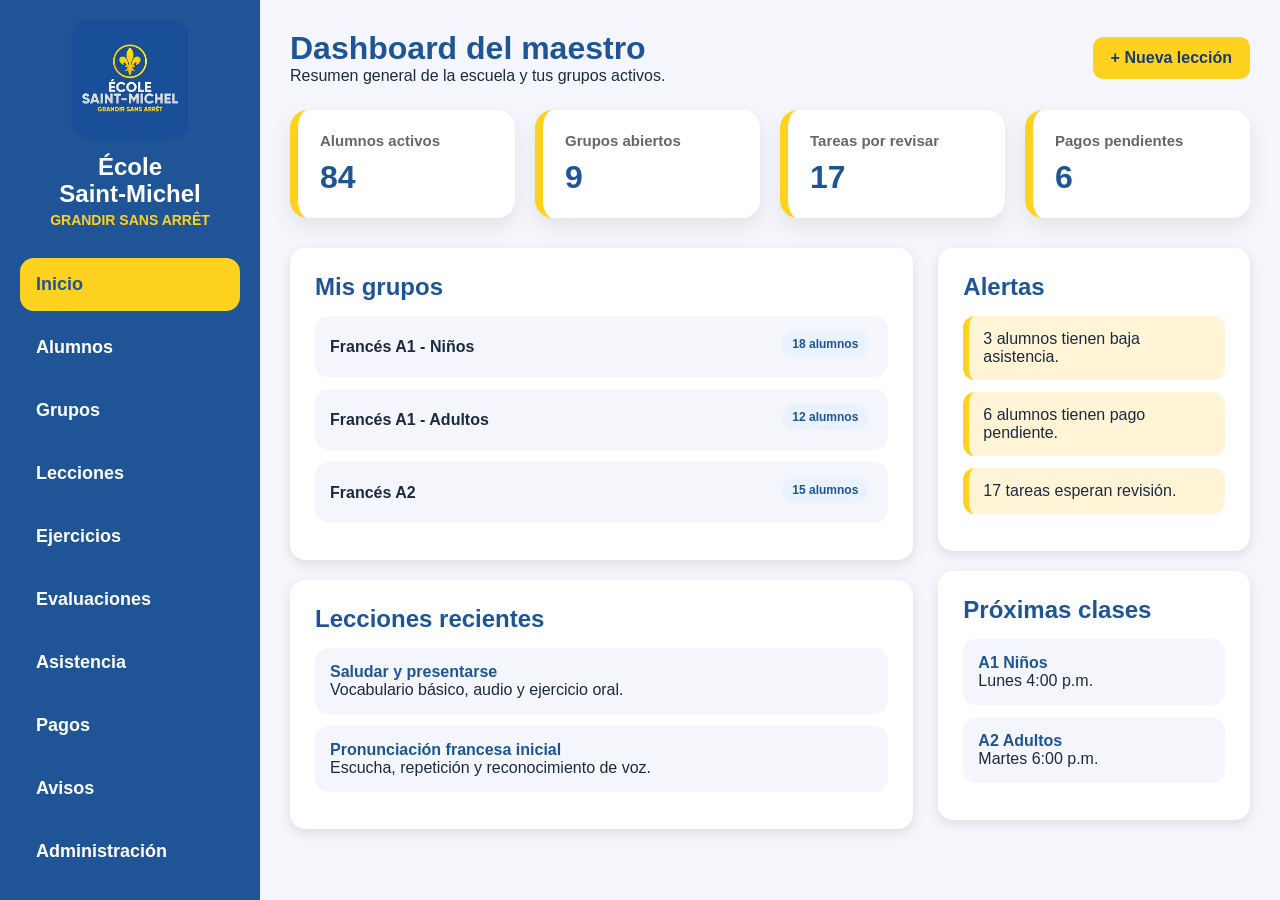
<file: index.html>
<!DOCTYPE html><html lang="es"><head><meta charset="UTF-8"><meta name="viewport" content="width=device-width, initial-scale=1.0"><title>École Saint-Michel | Dashboard</title><link rel="stylesheet" href="css/base.css"><link rel="stylesheet" href="css/layout.css"><link rel="stylesheet" href="css/dashboard.css"></head><body class="app-layout"><aside class="sidebar"><img src="assets/img/logo.png" alt="École Saint-Michel"><h2>École<br>Saint-Michel</h2><p class="slogan">GRANDIR SANS ARRÊT</p><nav class="menu"><a href="index.html" class="active">Inicio</a><a href="alumnos.html">Alumnos</a><a href="#">Grupos</a><a href="lecciones.html">Lecciones</a><a href="#">Ejercicios</a><a href="#">Evaluaciones</a><a href="#">Asistencia</a><a href="#">Pagos</a><a href="#">Avisos</a><a href="#">Administración</a></nav></aside><main class="main"><div class="top"><div><h1>Dashboard del maestro</h1><p>Resumen general de la escuela y tus grupos activos.</p></div><a class="btn" href="lecciones.html">+ Nueva lección</a></div><section class="cards"><div class="card"><h3>Alumnos activos</h3><p>84</p></div><div class="card"><h3>Grupos abiertos</h3><p>9</p></div><div class="card"><h3>Tareas por revisar</h3><p>17</p></div><div class="card"><h3>Pagos pendientes</h3><p>6</p></div></section><section class="section-grid"><div><div class="panel"><h2>Mis grupos</h2><div class="group"><span>Francés A1 - Niños</span><div class="tag">18 alumnos</div></div><div class="group"><span>Francés A1 - Adultos</span><div class="tag">12 alumnos</div></div><div class="group"><span>Francés A2</span><div class="tag">15 alumnos</div></div></div><div class="panel"><h2>Lecciones recientes</h2><div class="lesson"><b>Saludar y presentarse</b><p>Vocabulario básico, audio y ejercicio oral.</p></div><div class="lesson"><b>Pronunciación francesa inicial</b><p>Escucha, repetición y reconocimiento de voz.</p></div></div></div><div><div class="panel"><h2>Alertas</h2><div class="warning">3 alumnos tienen baja asistencia.</div><div class="warning">6 alumnos tienen pago pendiente.</div><div class="warning">17 tareas esperan revisión.</div></div><div class="panel"><h2>Próximas clases</h2><div class="lesson"><b>A1 Niños</b><p>Lunes 4:00 p.m.</p></div><div class="lesson"><b>A2 Adultos</b><p>Martes 6:00 p.m.</p></div></div></div></section></main></body></html>
</file>
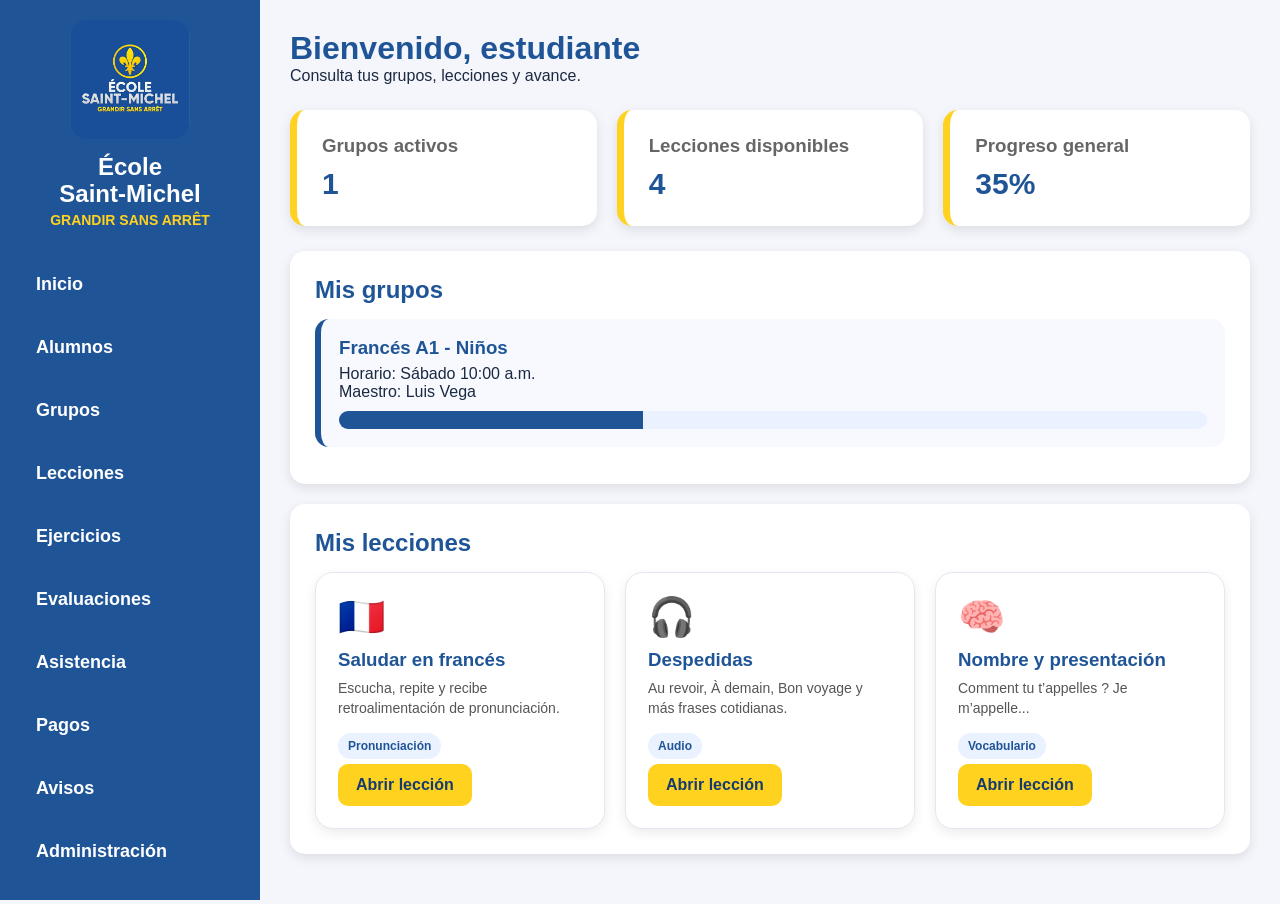
<file: estudiante.html>
<!DOCTYPE html><html lang="es"><head><meta charset="UTF-8"><meta name="viewport" content="width=device-width, initial-scale=1.0"><title>École Saint-Michel | Estudiante</title><link rel="stylesheet" href="css/base.css"><link rel="stylesheet" href="css/layout.css"><link rel="stylesheet" href="css/estudiante.css"></head><body class="app-layout"><aside class="sidebar"><img src="assets/img/logo.png" alt="École Saint-Michel"><h2>École<br>Saint-Michel</h2><p class="slogan">GRANDIR SANS ARRÊT</p><nav class="menu"><a href="index.html">Inicio</a><a href="alumnos.html">Alumnos</a><a href="#">Grupos</a><a href="lecciones.html">Lecciones</a><a href="#">Ejercicios</a><a href="#">Evaluaciones</a><a href="#">Asistencia</a><a href="#">Pagos</a><a href="#">Avisos</a><a href="#">Administración</a></nav></aside><main class="main"><div class="top"><div><h1>Bienvenido, estudiante</h1><p>Consulta tus grupos, lecciones y avance.</p></div></div><div class="cards"><div class="card"><h3>Grupos activos</h3><p>1</p></div><div class="card"><h3>Lecciones disponibles</h3><p>4</p></div><div class="card"><h3>Progreso general</h3><p>35%</p></div></div><div class="panel" id="misgrupos"><h2>Mis grupos</h2><div class="grupo"><h3>Francés A1 - Niños</h3><p>Horario: Sábado 10:00 a.m.</p><p>Maestro: Luis Vega</p><div class="progress-box"><div class="progress"></div></div></div></div><div class="panel" id="mislecciones"><h2>Mis lecciones</h2><div class="lecciones"><div class="lesson-card"><div class="lesson-icon">🇫🇷</div><h3>Saludar en francés</h3><p>Escucha, repite y recibe retroalimentación de pronunciación.</p><span class="tag">Pronunciación</span><br><a class="btn" href="voz-frances.html">Abrir lección</a></div><div class="lesson-card"><div class="lesson-icon">🎧</div><h3>Despedidas</h3><p>Au revoir, À demain, Bon voyage y más frases cotidianas.</p><span class="tag">Audio</span><br><a class="btn" href="#">Abrir lección</a></div><div class="lesson-card"><div class="lesson-icon">🧠</div><h3>Nombre y presentación</h3><p>Comment tu t’appelles ? Je m’appelle...</p><span class="tag">Vocabulario</span><br><a class="btn" href="#">Abrir lección</a></div></div></div></main></body></html>
</file>
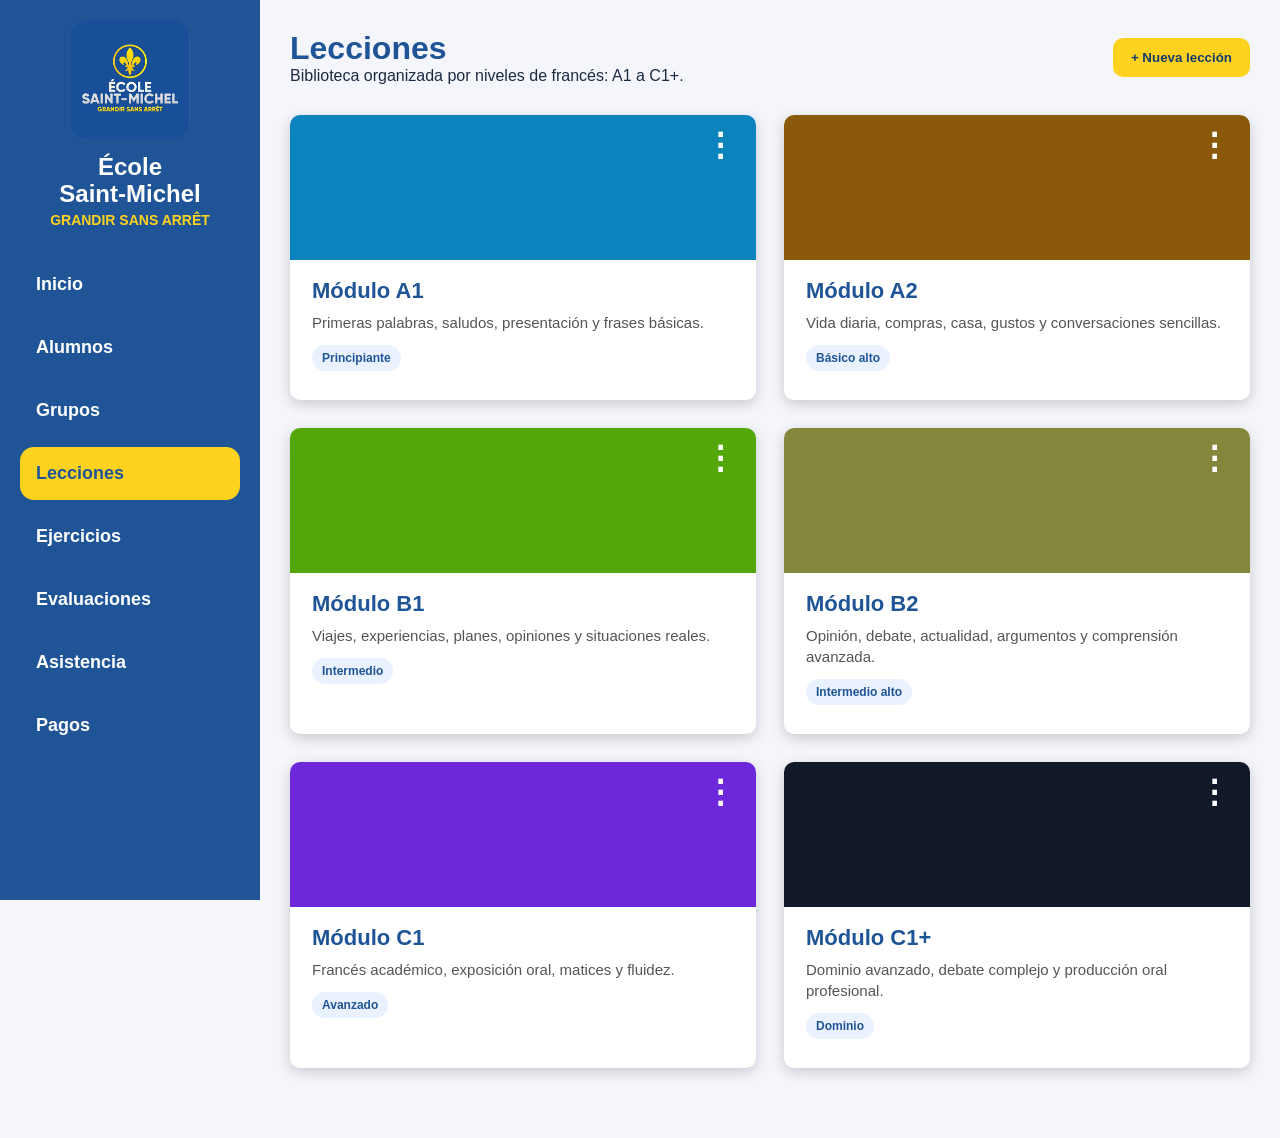
<file: lecciones.html>
<!DOCTYPE html>
<html lang="es">

<head>
    <meta charset="UTF-8">
    <meta name="viewport"
          content="width=device-width, initial-scale=1.0">

    <title>École Saint-Michel | Lecciones</title>

    <link rel="stylesheet" href="css/base.css">
    <link rel="stylesheet" href="css/layout.css">
    <link rel="stylesheet" href="css/lecciones.css">
</head>

<body class="app-layout">

    <aside class="sidebar">

    <img src="assets/img/logo.png"
         alt="École Saint-Michel">

    <h2>
        École<br>
        Saint-Michel
    </h2>

    <p class="slogan">
        GRANDIR SANS ARRÊT
    </p>

    <nav class="menu">

        <a href="index.html">
           Inicio
        </a>

        <a href="alumnos.html">
            Alumnos
        </a>

        <a href="#">
            Grupos
        </a>

       <a href="lecciones.html"
   class="active">
    Lecciones
</a>

        <a href="#">
            Ejercicios
        </a>

        <a href="#">
            Evaluaciones
        </a>

        <a href="#">
            Asistencia
        </a>

        <a href="#">
            Pagos
        </a>

    </nav>

</aside>

        <main class="main">

  <div class="top">
    <div>
      <h1>Lecciones</h1>
      <p>Biblioteca organizada por niveles de francés: A1 a C1+.</p>
    </div>

    <button class="btn" onclick="mostrarFormulario()">+ Nueva lección</button>
  </div>
<section id="nivelesVista" class="modulos-niveles">
    <div class="module-card modulo-a1" onclick="mostrarNivel('A1')">
        <div class="module-cover"></div>
        <div class="module-body">
            <h3>Módulo A1</h3>
            <p>Primeras palabras, saludos, presentación y frases básicas.</p>
            <span class="tag">Principiante</span>
        </div>
    </div>

    <div class="module-card modulo-a2" onclick="mostrarNivel('A2')">
        <div class="module-cover"></div>
        <div class="module-body">
            <h3>Módulo A2</h3>
            <p>Vida diaria, compras, casa, gustos y conversaciones sencillas.</p>
            <span class="tag">Básico alto</span>
        </div>
    </div>

    <div class="module-card modulo-b1" onclick="mostrarNivel('B1')">
        <div class="module-cover"></div>
        <div class="module-body">
            <h3>Módulo B1</h3>
            <p>Viajes, experiencias, planes, opiniones y situaciones reales.</p>
            <span class="tag">Intermedio</span>
        </div>
    </div>

    <div class="module-card modulo-b2" onclick="mostrarNivel('B2')">
        <div class="module-cover"></div>
        <div class="module-body">
            <h3>Módulo B2</h3>
            <p>Opinión, debate, actualidad, argumentos y comprensión avanzada.</p>
            <span class="tag">Intermedio alto</span>
        </div>
    </div>

    <div class="module-card modulo-c1" onclick="mostrarNivel('C1')">
        <div class="module-cover"></div>
        <div class="module-body">
            <h3>Módulo C1</h3>
            <p>Francés académico, exposición oral, matices y fluidez.</p>
            <span class="tag">Avanzado</span>
        </div>
    </div>

    <div class="module-card modulo-c1plus" onclick="mostrarNivel('C1PLUS')">
        <div class="module-cover"></div>
        <div class="module-body">
            <h3>Módulo C1+</h3>
            <p>Dominio avanzado, debate complejo y producción oral profesional.</p>
            <span class="tag">Dominio</span>
        </div>
    </div>

</section>
<section id="A1" class="nivel">

    <h2>🇫🇷 Nivel A1 · Pronunciación inicial</h2>

    <div class="grid" id="listaA1">

        <div class="lesson-card">
            <div class="lesson-icon">👋</div>

            <h3>1. Saludar</h3>

            <p>
                Bonjour, Bonsoir, Bonne nuit, Salut,
                Comment ça va ?
            </p>

            <div class="tags">
                <span class="tag">A1</span>
                <span class="tag">Pista 1</span>
                <span class="tag">Pronunciación</span>
            </div>

            <div class="acciones">
                <a class="ver"
                   href="voz-frances.html?lesson=saludar">
                    Abrir lección
                </a>
            </div>
        </div>


        <div class="lesson-card">
            <div class="lesson-icon">🚪</div>

            <h3>2. Despedirse</h3>

            <p>
                Au revoir, À tout à l’heure, À demain,
                Bon voyage, Bonne nuit.
            </p>

            <div class="tags">
                <span class="tag">A1</span>
                <span class="tag">Pista 2</span>
                <span class="tag">Audio</span>
            </div>

            <div class="acciones">
                <a class="ver"
                   href="voz-frances.html?lesson=despedirse">
                    Abrir lección
                </a>
            </div>
        </div>


        <div class="lesson-card">
            <div class="lesson-icon">🪪</div>

            <h3>3. Nombre</h3>

            <p>
                Comment tu t’appelles ?
                Je m’appelle...
                Et toi ?
            </p>

            <div class="tags">
                <span class="tag">A1</span>
                <span class="tag">Pista 3</span>
                <span class="tag">Producción oral</span>
            </div>

            <div class="acciones">
                <a class="ver"
                   href="voz-frances.html?lesson=nombre">
                    Abrir lección
                </a>
            </div>
        </div>


        <div class="lesson-card">
            <div class="lesson-icon">🌎</div>

            <h3>4. Procedencia</h3>

            <p>
                Je suis de...
                J’habite à...
                D’où es-tu ?
            </p>

            <div class="tags">
                <span class="tag">A1</span>
                <span class="tag">Pista 4</span>
                <span class="tag">Frases personales</span>
            </div>

            <div class="acciones">
                <a class="ver"
                   href="voz-frances.html?lesson=procedencia">
                    Abrir lección
                </a>
            </div>
        </div>


        <div class="lesson-card">
            <div class="lesson-icon">🤝</div>

            <h3>5. Presentaciones</h3>

            <p>
                Voici Maria.
                Je vous présente...
                Bonjour.
                Enchanté.
            </p>

            <div class="tags">
                <span class="tag">A1</span>
                <span class="tag">Pista 8</span>
                <span class="tag">Diálogo</span>
            </div>

            <div class="acciones">
                <a class="ver"
                   href="voz-frances.html?lesson=presentaciones">
                    Abrir lección
                </a>
            </div>
        </div>

    </div>

</section>

  <section id="A2" class="nivel">
    <h2>🇫🇷 Nivel A2 · Básico alto</h2>

    <div class="grid" id="listaA2">

      <div class="lesson-card">
        <div class="lesson-icon">🏠</div>
        <h3>Mi casa</h3>
        <p>Describir habitaciones, objetos y ubicación.</p>
        <div class="tags">
          <span class="tag">A2</span>
          <span class="tag">Descripción</span>
        </div>
        <div class="acciones">
          <a class="ver" href="#">Abrir lección</a>
          <button class="editar">Editar</button>
          <button class="eliminar" onclick="eliminarLeccion(this)">Eliminar</button>
        </div>
      </div>

      <div class="lesson-card">
        <div class="lesson-icon">🛒</div>
        <h3>De compras</h3>
        <p>Preguntar precios, pedir productos y pagar.</p>
        <div class="tags">
          <span class="tag">A2</span>
          <span class="tag">Situación real</span>
        </div>
        <div class="acciones">
          <a class="ver" href="#">Abrir lección</a>
          <button class="editar">Editar</button>
          <button class="eliminar" onclick="eliminarLeccion(this)">Eliminar</button>
        </div>
      </div>

    </div>
  </section>

  <section id="B1" class="nivel">
    <h2>🇫🇷 Nivel B1 · Intermedio</h2>

    <div class="grid" id="listaB1">
<div class="lesson-card">
    <div class="lesson-icon">🗣️</div>

    <h3>Prueba oral B1</h3>

    <p>
        Oraciones largas para evaluar fluidez, ritmo, entonación
        y pronunciación en alumnos avanzados.
    </p>

    <div class="tags">
        <span class="tag">B1</span>
        <span class="tag">Prueba oral</span>
        <span class="tag">Frases largas</span>
    </div>

    <div class="acciones">
        <a class="ver"
           href="voz-frances.html?lesson=pruebaB1">
            Abrir prueba
        </a>
    </div>
</div>
      <div class="lesson-card">
        <div class="lesson-icon">✈️</div>
        <h3>Viajes y transporte</h3>
        <p>Reservaciones, aeropuerto, tren y hotel.</p>
        <div class="tags">
          <span class="tag">B1</span>
          <span class="tag">Conversación</span>
        </div>
        <div class="acciones">
          <a class="ver" href="#">Abrir lección</a>
          <button class="editar">Editar</button>
          <button class="eliminar" onclick="eliminarLeccion(this)">Eliminar</button>
        </div>
      </div>

    </div>
  </section>

  <section id="B2" class="nivel">
    <h2>🇫🇷 Nivel B2 · Intermedio alto</h2>

    <div class="grid" id="listaB2">

      <div class="lesson-card">
        <div class="lesson-icon">📰</div>
        <h3>Opinión y actualidad</h3>
        <p>Expresar puntos de vista, valorar y debatir.</p>
        <div class="tags">
          <span class="tag">B2</span>
          <span class="tag">Opinión</span>
        </div>
        <div class="acciones">
          <a class="ver" href="#">Abrir lección</a>
          <button class="editar">Editar</button>
          <button class="eliminar" onclick="eliminarLeccion(this)">Eliminar</button>
        </div>
      </div>

    </div>
  </section>

  <section id="C1" class="nivel">
    <h2>🇫🇷 Nivel C1 · Avanzado</h2>

    <div class="grid" id="listaC1">

      <div class="lesson-card">
        <div class="lesson-icon">🎓</div>
        <h3>Francés académico</h3>
        <p>Exposiciones, argumentos y estructura discursiva.</p>
        <div class="tags">
          <span class="tag">C1</span>
          <span class="tag">Académico</span>
        </div>
        <div class="acciones">
          <a class="ver" href="#">Abrir lección</a>
          <button class="editar">Editar</button>
          <button class="eliminar" onclick="eliminarLeccion(this)">Eliminar</button>
        </div>
      </div>

    </div>
  </section>

  <section id="C1PLUS" class="nivel">
    <h2>🇫🇷 Nivel C1+ · Dominio avanzado</h2>

    <div class="grid" id="listaC1PLUS">

      <div class="lesson-card">
        <div class="lesson-icon">🧠</div>
        <h3>Debate avanzado</h3>
        <p>Argumentación compleja, matices y fluidez oral.</p>
        <div class="tags">
          <span class="tag">C1+</span>
          <span class="tag">Debate</span>
        </div>
        <div class="acciones">
          <a class="ver" href="#">Abrir lección</a>
          <button class="editar">Editar</button>
          <button class="eliminar" onclick="eliminarLeccion(this)">Eliminar</button>
        </div>
      </div>

    </div>
  </section>

</main>

<script src="js/lecciones.js"></script>

</body>
</html>
</file>
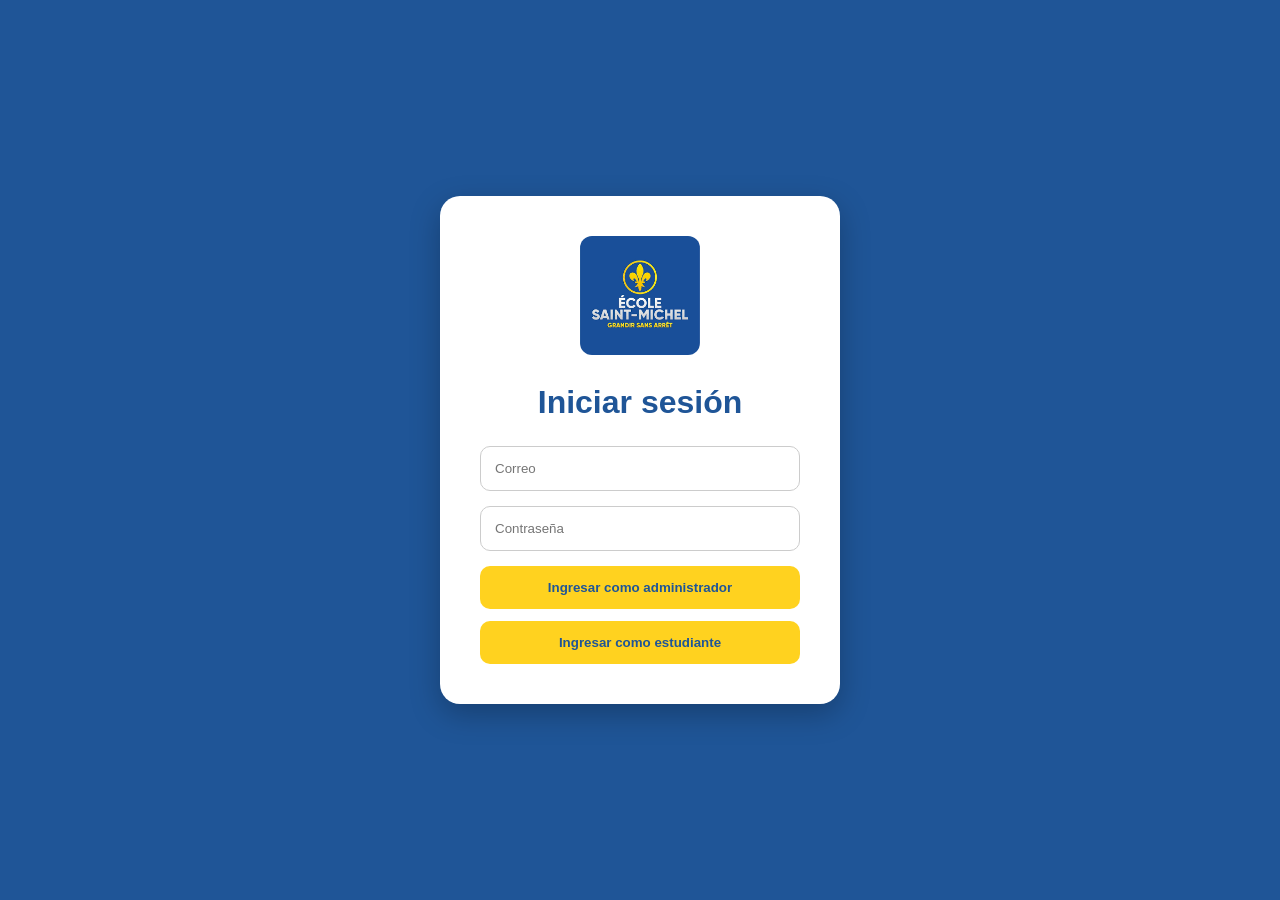
<file: login.html>
<!DOCTYPE html><html lang="es"><head><meta charset="UTF-8"><meta name="viewport" content="width=device-width, initial-scale=1.0"><title>École Saint-Michel | Login</title><link rel="stylesheet" href="css/base.css"><link rel="stylesheet" href="css/login.css"></head><body><div class="login-box"><div class="logo"><img src="assets/img/logo.png" alt="École Saint-Michel"></div><h1>Iniciar sesión</h1><input type="email" placeholder="Correo"><input type="password" placeholder="Contraseña"><button onclick="window.location='index.html'">Ingresar como administrador</button><button onclick="window.location='estudiante.html'">Ingresar como estudiante</button></div></body></html>
</file>
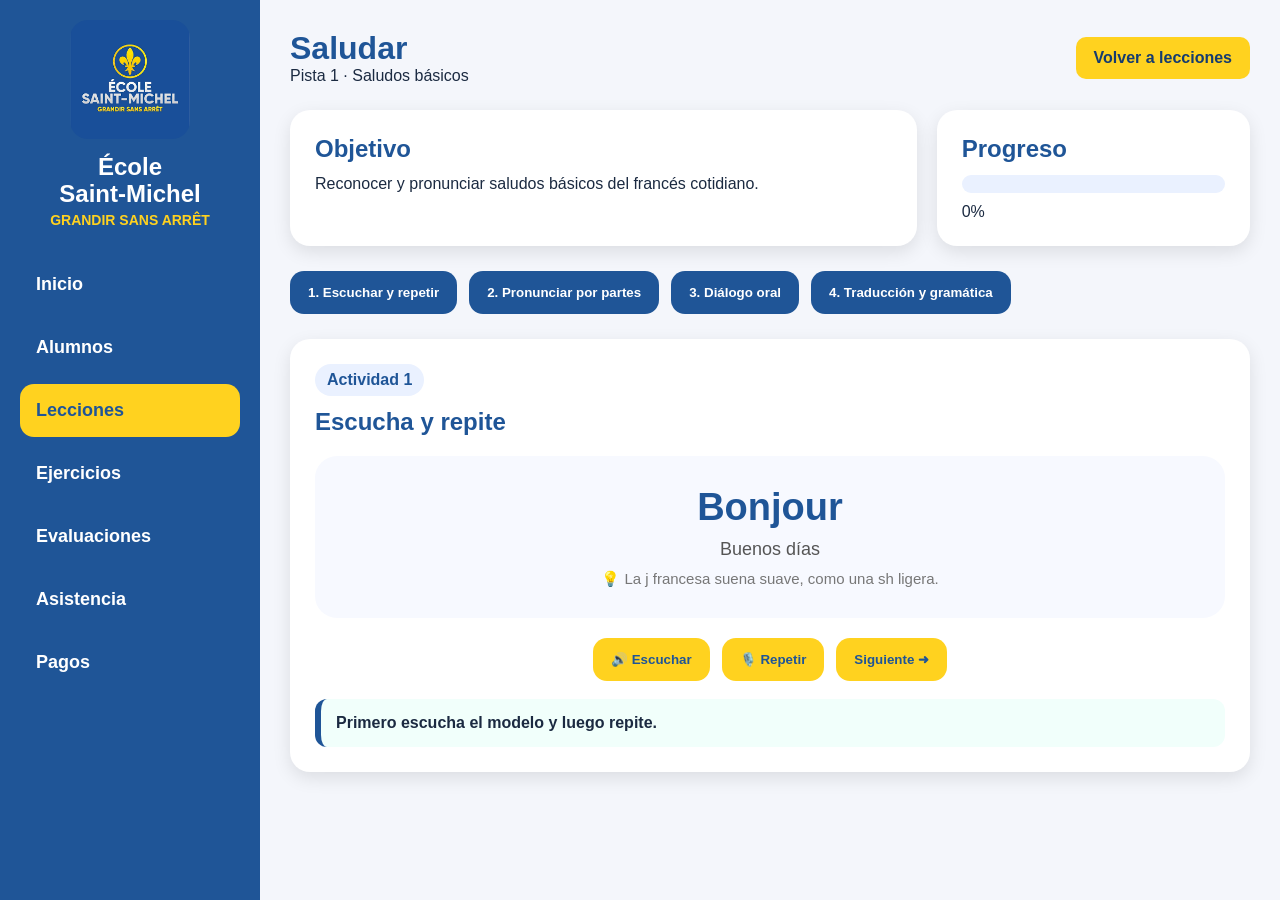
<file: voz-frances.html>
<!DOCTYPE html>
<html lang="es">

<head>
    <meta charset="UTF-8">

    <meta name="viewport"
          content="width=device-width, initial-scale=1.0">

    <title>École Saint-Michel | Pronunciación A1</title>

    <link rel="stylesheet" href="css/base.css">
    <link rel="stylesheet" href="css/layout.css">
    <link rel="stylesheet" href="css/voz-frances.css">
</head>

<body class="app-layout">

    <aside class="sidebar">

        <img src="assets/img/logo.png"
             alt="École Saint-Michel">

        <h2>
            École<br>
            Saint-Michel
        </h2>

        <p class="slogan">
            GRANDIR SANS ARRÊT
        </p>

        <nav class="menu">
            <a href="index.html">Inicio</a>
            <a href="alumnos.html">Alumnos</a>
            <a href="lecciones.html" class="active">Lecciones</a>
            <a href="#">Ejercicios</a>
            <a href="#">Evaluaciones</a>
            <a href="#">Asistencia</a>
            <a href="#">Pagos</a>
        </nav>

    </aside>


    <main class="main">

        <div class="top">

            <div>
                <h1 id="lessonTitle">
                    Pronunciación A1
                </h1>

                <p id="lessonSubtitle">
                    Escucha, repite y recibe retroalimentación amable.
                </p>
            </div>

            <a class="btn"
               href="lecciones.html">
                Volver a lecciones
            </a>

        </div>


        <section class="lesson-intro">

            <div class="intro-card">

                <h2>Objetivo</h2>

                <p id="lessonGoal">
                    Practicar frases básicas del francés cotidiano.
                </p>

            </div>

            <div class="intro-card">

                <h2>Progreso</h2>

                <div class="progress-box">
                    <div id="progressFill"
                         class="progress-fill">
                    </div>
                </div>

                <p id="progressText">
                    0%
                </p>

            </div>

        </section>


        <section class="activity-tabs">

            <button onclick="showActivity('listen')">
                1. Escuchar y repetir
            </button>

            <button onclick="showActivity('chunks')">
                2. Pronunciar por partes
            </button>

            <button onclick="showActivity('dialogue')">
                3. Diálogo oral
            </button>

            <button onclick="showActivity('grammar')">
                4. Traducción y gramática
            </button>

        </section>


        <section id="listen"
                 class="activity active">

            <div class="practice-card">

                <span class="activity-label">
                    Actividad 1
                </span>

                <h2>Escucha y repite</h2>

                <div id="phraseBox"
                     class="phrase-box">
                </div>

                <div class="actions-row">

                    <button onclick="playCurrentPhrase()">
                        🔊 Escuchar
                    </button>

                    <button onclick="startRecognition()">
                        🎙️ Repetir
                    </button>

                    <button onclick="nextPhrase()">
                        Siguiente ➜
                    </button>

                </div>

                <div id="feedback"
                     class="feedback">
                    Primero escucha el modelo y luego repite.
                </div>

            </div>

        </section>


        <section id="chunks"
                 class="activity">

            <div class="practice-card">

                <span class="activity-label">
                    Actividad 2
                </span>

                <h2>Pronunciar por partes</h2>

                <p>
                    La frase se divide en partes pequeñas para practicar
                    ritmo, memoria auditiva y pronunciación.
                </p>

                <div id="chunkBox"
                     class="chunk-box">
                </div>

                <div class="actions-row">

                    <button onclick="playChunk()">
                        🔊 Escuchar parte
                    </button>

                    <button onclick="startChunkRecognition()">
                        🎙️ Repetir parte
                    </button>

                    <button onclick="nextChunk()">
                        Siguiente parte ➜
                    </button>

                </div>

                <div id="chunkFeedback"
                     class="feedback">
                    Escucha una parte y repítela.
                </div>

            </div>

        </section>


        <section id="dialogue"
                 class="activity">

            <div class="practice-card">

                <span class="activity-label">
                    Actividad 3
                </span>

                <h2>Diálogo oral guiado</h2>

                <p>
                    El sistema dice una frase y el alumno responde oralmente.
                </p>

                <div id="dialogueBox"
                     class="dialogue-box">
                </div>

                <div class="actions-row">

                    <button onclick="playDialoguePrompt()">
                        🔊 Escuchar turno
                    </button>

                    <button onclick="startDialogueRecognition()">
                        🎙️ Responder
                    </button>

                    <button onclick="nextDialogueTurn()">
                        Siguiente turno ➜
                    </button>

                </div>

                <div id="dialogueFeedback"
                     class="feedback">
                    Escucha el turno y responde.
                </div>

            </div>

        </section>


        <section id="grammar"
                 class="activity">

            <div class="practice-card">

                <span class="activity-label">
                    Apoyo lingüístico
                </span>

                <h2>Traducción y explicación</h2>

                <div id="grammarBox"
                     class="grammar-box">
                </div>

            </div>

        </section>

    </main>

    <script src="js/speech-fr.js"></script>

</body>

</html>
</file>
<file: css/base.css>
*{margin:0;padding:0;box-sizing:border-box;font-family:Arial,sans-serif} :root{--azul:#1F5597;--azul-oscuro:#153b6f;--amarillo:#FFD21F;--fondo:#f4f6fb;--texto:#1b2a41;--blanco:#fff;--gris:#666;--borde:#e2e8f0;--sombra:0 8px 20px rgba(0,0,0,.08)} body{background:var(--fondo);color:var(--texto)} button,input,select,textarea{font-family:inherit} button{cursor:pointer}.btn{background:var(--amarillo);color:var(--azul-oscuro);border:none;padding:12px 18px;border-radius:10px;font-weight:bold;cursor:pointer;text-decoration:none;display:inline-block}.btn:hover{opacity:.9}.panel{background:#fff;padding:25px;border-radius:15px;box-shadow:0 4px 12px rgba(0,0,0,.1);margin-bottom:20px}.panel h2{color:var(--azul);margin-bottom:15px}.tag{display:inline-block;background:#eaf1ff;color:var(--azul);padding:6px 10px;border-radius:20px;font-size:12px;font-weight:bold;margin-right:5px;margin-bottom:5px}
</file>
<file: css/layout.css>
body.app-layout{
    display:flex;
    min-height:100vh;
}

.sidebar{
    width:260px;
    min-width:260px;
    height:100vh;
    background:var(--azul);
    color:white;
    padding:20px;
    flex-shrink:0;
    position:sticky;
    top:0;
    overflow-y:auto;
}

.sidebar img{
    width:120px;
    display:block;
    margin:0 auto 15px;
    border-radius:18px;
}

.sidebar h2{
    text-align:center;
    margin-bottom:5px;
    font-size:24px;
    line-height:1.1;
}

.sidebar .slogan{
    text-align:center;
    color:var(--amarillo);
    font-size:14px;
    font-weight:bold;
    margin-bottom:30px;
}

.menu{
    display:flex;
    flex-direction:column;
    gap:10px;
}

.menu a{
    display:block;
    padding:16px;
    text-decoration:none;
    color:white;
    border-radius:14px;
    font-size:18px;
    font-weight:bold;
    transition:0.2s;
}

.menu a:hover,
.menu a.active{
    background:var(--amarillo);
    color:var(--azul);
}

.main{
    flex:1;
    padding:30px;
    min-height:100vh;
}

.top{
    display:flex;
    justify-content:space-between;
    align-items:center;
    margin-bottom:25px;
    gap:15px;
}

.top h1{
    color:var(--azul);
}

@media(max-width:900px){

    body.app-layout{
        flex-direction:column;
    }

    .sidebar{
        width:100%;
        min-width:100%;
        height:auto;
        position:relative;
    }

    .main{
        padding:20px;
    }

    .top{
        flex-direction:column;
        align-items:flex-start;
    }

}
</file>
<file: css/dashboard.css>
.cards{display:grid;grid-template-columns:repeat(4,1fr);gap:20px;margin-bottom:30px}.card{background:white;padding:22px;border-radius:18px;box-shadow:var(--sombra);border-left:8px solid var(--amarillo)}.card h3{font-size:15px;color:var(--gris);margin-bottom:10px}.card p{font-size:32px;font-weight:bold;color:var(--azul)}.section-grid{display:grid;grid-template-columns:2fr 1fr;gap:25px}.group,.lesson{padding:15px;border-radius:14px;background:#f4f6fb;margin-bottom:12px}.group{display:flex;justify-content:space-between;align-items:center;gap:12px}.group span{font-weight:bold}.warning{background:#fff4d6;border-left:6px solid var(--amarillo);padding:14px;border-radius:12px;margin-bottom:12px}.lesson b{color:var(--azul)}@media(max-width:1000px){.cards,.section-grid{grid-template-columns:1fr}}
</file>
<file: css/estudiante.css>
.cards{display:grid;grid-template-columns:repeat(3,1fr);gap:20px;margin-bottom:25px}.card{background:white;padding:25px;border-radius:15px;box-shadow:0 4px 12px rgba(0,0,0,.1);border-left:7px solid var(--amarillo)}.card h3{color:#666;margin-bottom:10px}.card p{font-size:30px;font-weight:bold;color:var(--azul)}.grupo{background:#f7f9ff;padding:18px;border-radius:14px;margin-bottom:12px;border-left:6px solid var(--azul)}.grupo h3{color:var(--azul);margin-bottom:6px}.lecciones{display:grid;grid-template-columns:repeat(3,1fr);gap:20px}.lesson-card{background:#fff;border:1px solid var(--borde);border-radius:18px;padding:22px;box-shadow:0 4px 12px rgba(0,0,0,.08)}.lesson-icon{font-size:38px;margin-bottom:10px}.lesson-card h3{color:var(--azul);margin-bottom:8px}.lesson-card p{color:#555;font-size:14px;line-height:1.4;margin-bottom:15px}.progress-box{background:#eaf1ff;border-radius:20px;overflow:hidden;height:18px;margin-top:10px}.progress{background:var(--azul);height:18px;width:35%}@media(max-width:1000px){.cards,.lecciones{grid-template-columns:1fr}}
</file>
<file: css/lecciones.css>
.grid{
    display:grid;
    grid-template-columns:repeat(3,1fr);
    gap:20px;
}

.lesson-card{
    background:white;
    border:1px solid var(--borde);
    border-radius:18px;
    padding:22px;
    box-shadow:0 4px 12px rgba(0,0,0,.08);
    transition:.2s;
}

.lesson-card:hover{
    transform:translateY(-4px);
    box-shadow:0 8px 20px rgba(0,0,0,.14);
}

.lesson-icon{
    font-size:38px;
    margin-bottom:12px;
}

.lesson-card h3{
    color:var(--azul);
    margin-bottom:8px;
}

.lesson-card p{
    color:#555;
    font-size:14px;
    margin-bottom:14px;
    line-height:1.4;
}

.tags{
    margin-bottom:15px;
}

.acciones{
    display:flex;
    gap:8px;
    flex-wrap:wrap;
}

.acciones a,
.acciones button{
    border:none;
    padding:9px 12px;
    border-radius:10px;
    font-weight:bold;
    text-decoration:none;
    font-size:13px;
}

.ver{
    background:var(--azul);
    color:white;
}

.editar{
    background:var(--amarillo);
    color:var(--azul);
}

.eliminar{
    background:#ffdddd;
    color:#a10000;
}

.formulario{
    display:none;
    margin-top:20px;
}

form{
    display:grid;
    grid-template-columns:repeat(2,1fr);
    gap:15px;
}

input,
select,
textarea{
    padding:12px;
    border:1px solid #ccc;
    border-radius:10px;
}

textarea{
    grid-column:span 2;
    min-height:90px;
    resize:vertical;
}

form button{
    grid-column:span 2;
}

@media(max-width:1000px){

    .grid,
    form{
        grid-template-columns:1fr;
    }

    textarea,
    form button{
        grid-column:span 1;
    }

}

/* =====================================================
   BOTONES DE NIVELES
===================================================== */

.level-tabs{
    display:flex;
    gap:10px;
    flex-wrap:wrap;
    margin-top:20px;
}

.level-tabs button{
    background:var(--azul);
    color:white;
    border:none;
    padding:12px 18px;
    border-radius:10px;
    cursor:pointer;
    font-weight:bold;
}

.level-tabs button:hover{
    background:var(--amarillo);
    color:var(--azul);
}

.nivel{
    display:none;
    margin-bottom:30px;
}

.nivel.activo{
    display:block;
}

.nivel h2{
    color:var(--azul);
    margin-bottom:18px;
}

/* =====================================================
   TARJETAS GRANDES DE MÓDULOS
===================================================== */

.modulos-niveles{
    display:grid;
    grid-template-columns:repeat(2, minmax(280px, 1fr));
    gap:28px;
    margin-top:30px;
    margin-bottom:40px;
}

.module-card{
    background:white;
    border-radius:10px;
    overflow:hidden;
    box-shadow:0 4px 14px rgba(0,0,0,.18);
    cursor:pointer;
    transition:.2s;
    min-height:270px;
}

.module-card:hover{
    transform:translateY(-5px);
    box-shadow:0 8px 24px rgba(0,0,0,.24);
}

.module-cover{
    height:145px;
    background:var(--azul);
    position:relative;
}

.module-cover::after{
    content:"⋮";
    position:absolute;
    right:20px;
    top:14px;
    color:white;
    font-size:32px;
    font-weight:bold;
    line-height:1;
}

.module-body{
    padding:18px 22px 24px;
}

.module-body h3{
    color:var(--azul);
    font-size:22px;
    margin-bottom:8px;
}

.module-body p{
    color:#555;
    font-size:15px;
    line-height:1.4;
    margin-bottom:12px;
}

.modulo-a1 .module-cover{
    background:#0b83bd;
}

.modulo-a2 .module-cover{
    background:#8a5a0a;
}

.modulo-b1 .module-cover{
    background:#53a708;
}

.modulo-b2 .module-cover{
    background:#84863c;
}

.modulo-c1 .module-cover{
    background:#6d28d9;
}

.modulo-c1plus .module-cover{
    background:#111827;
}

@media(max-width:900px){

    .modulos-niveles{
        grid-template-columns:1fr;
    }

}
</file>
<file: css/login.css>
body{background:var(--azul);height:100vh;display:flex;justify-content:center;align-items:center;padding:20px}.login-box{background:#fff;width:400px;max-width:100%;padding:40px;border-radius:20px;box-shadow:0 10px 30px rgba(0,0,0,.25)}.logo{text-align:center;margin-bottom:25px}.logo img{width:120px;border-radius:12px}h1{text-align:center;color:var(--azul);margin-bottom:25px}input{width:100%;padding:14px;margin-bottom:15px;border:1px solid #ccc;border-radius:10px}button{width:100%;padding:14px;background:var(--amarillo);color:var(--azul);border:none;border-radius:10px;font-weight:bold}button+button{margin-top:12px}
</file>
<file: css/voz-frances.css>
.lesson-intro{
    display:grid;
    grid-template-columns:2fr 1fr;
    gap:20px;
    margin-bottom:25px;
}

.intro-card,
.practice-card{
    background:white;
    border-radius:20px;
    padding:25px;
    box-shadow:0 6px 18px rgba(0,0,0,.1);
}

.intro-card h2,
.practice-card h2{
    color:var(--azul);
    margin-bottom:12px;
}

.progress-box{
    background:#eaf1ff;
    height:18px;
    border-radius:20px;
    overflow:hidden;
    margin-bottom:10px;
}

.progress-fill{
    background:var(--azul);
    height:100%;
    width:0%;
    transition:.3s;
}

.activity-tabs{
    display:flex;
    flex-wrap:wrap;
    gap:12px;
    margin-bottom:25px;
}

.activity-tabs button{
    background:var(--azul);
    color:white;
    border:none;
    padding:14px 18px;
    border-radius:14px;
    font-weight:bold;
    cursor:pointer;
}

.activity-tabs button:hover{
    background:var(--amarillo);
    color:var(--azul);
}

.activity{
    display:none;
}

.activity.active{
    display:block;
}

.activity-label{
    display:inline-block;
    background:#eaf1ff;
    color:var(--azul);
    font-weight:bold;
    padding:7px 12px;
    border-radius:20px;
    margin-bottom:12px;
}

.phrase-box{
    background:#f7f9ff;
    border-radius:22px;
    padding:30px;
    text-align:center;
    margin:20px 0;
}

.phrase-fr{
    font-size:38px;
    color:var(--azul);
    font-weight:bold;
    margin-bottom:10px;
}

.phrase-es{
    font-size:18px;
    color:#555;
    margin-bottom:10px;
}

.phrase-tip{
    font-size:15px;
    color:#777;
}

.actions-row{
    display:flex;
    flex-wrap:wrap;
    gap:12px;
    justify-content:center;
    margin-bottom:18px;
}

.actions-row button{
    background:var(--amarillo);
    color:var(--azul);
    border:none;
    padding:14px 18px;
    border-radius:14px;
    font-weight:bold;
    cursor:pointer;
}

.feedback{
    background:#f1fffb;
    border-left:6px solid var(--azul);
    padding:15px;
    border-radius:12px;
    font-weight:bold;
}

.chunk-box{
    display:flex;
    flex-wrap:wrap;
    gap:12px;
    margin:20px 0;
}

.chunk{
    background:#eaf1ff;
    color:var(--azul);
    padding:14px 18px;
    border-radius:16px;
    font-size:20px;
    font-weight:bold;
}

.dialogue-box{
    background:#f7f9ff;
    border-radius:22px;
    padding:22px;
    margin:20px 0;
}

.dialogue-line{
    margin-bottom:14px;
    padding:14px;
    border-radius:14px;
}

.system-line{
    background:white;
    border-left:6px solid var(--azul);
}

.student-line{
    background:#fff4d6;
    border-left:6px solid var(--amarillo);
}

.grammar-box{
    display:grid;
    gap:15px;
}

.grammar-item{
    background:#f7f9ff;
    border-radius:16px;
    padding:18px;
}

.grammar-item h3{
    color:var(--azul);
    margin-bottom:8px;
}

@media(max-width:900px){

    .lesson-intro{
        grid-template-columns:1fr;
    }

    .phrase-fr{
        font-size:30px;
    }

}
</file>
